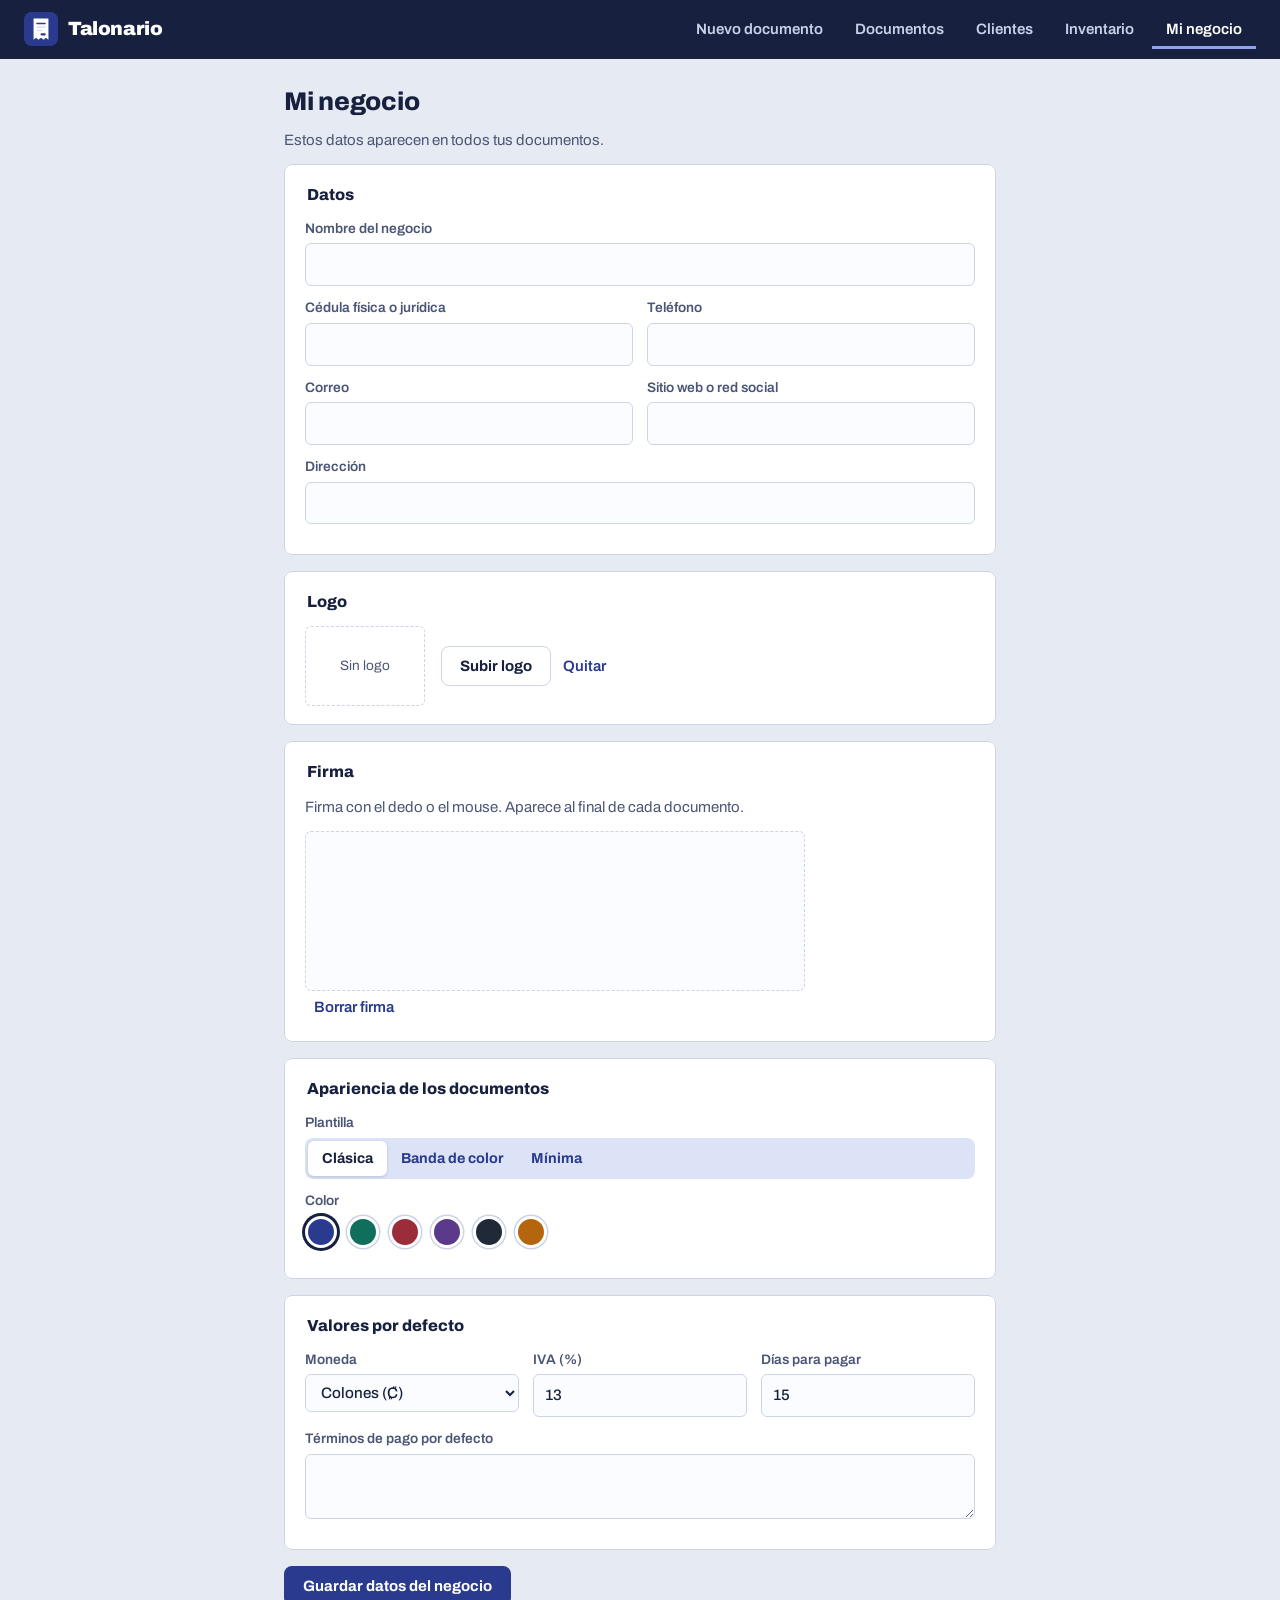
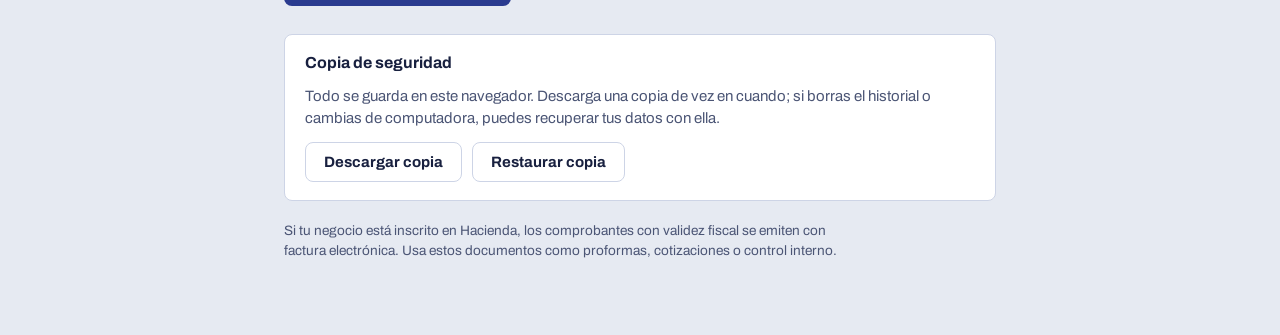
<file: index.html>
<!DOCTYPE html>
<html lang="es">
<head>
  <meta charset="UTF-8">
  <meta name="viewport" content="width=device-width, initial-scale=1.0">
  <meta name="description" content="Crea facturas, cotizaciones y recibos, guárdalos y descárgalos en PDF.">
  <title>Talonario | Facturas y cotizaciones</title>
  <link rel="preconnect" href="https://fonts.googleapis.com">
  <link rel="preconnect" href="https://fonts.gstatic.com" crossorigin>
  <link href="https://fonts.googleapis.com/css2?family=Archivo:wght@400;500;600;700;800;900&family=Newsreader:opsz,wght@6..72,500;6..72,600&display=swap" rel="stylesheet">
  <link rel="icon" href="img/icono.svg" type="image/svg+xml">
  <link rel="stylesheet" href="css/styles.css">
</head>
<body>
  <header class="barra">
    <div class="barra__marca">
      <img src="img/icono.svg" alt="" width="34" height="34">
      <span>Talonario</span>
    </div>
    <nav class="barra__nav" aria-label="Secciones">
      <button class="nav-btn" data-vista="editor" type="button">Nuevo documento</button>
      <button class="nav-btn" data-vista="documentos" type="button">Documentos</button>
      <button class="nav-btn" data-vista="clientes" type="button">Clientes</button>
      <button class="nav-btn" data-vista="inventario" type="button">Inventario</button>
      <button class="nav-btn" data-vista="negocio" type="button">Mi negocio</button>
    </nav>
  </header>

  <main>
    <!-- ===================== EDITOR ===================== -->
    <section id="vista-editor" class="vista" aria-labelledby="titulo-editor">
      <div class="editor">
        <form id="form-doc" class="editor__form" novalidate>
          <div class="editor__cabeza">
            <h1 id="titulo-editor">Nuevo documento</h1>
            <div class="tipo" role="radiogroup" aria-label="Tipo de documento">
              <label><input type="radio" name="tipo" value="factura" checked><span>Factura</span></label>
              <label><input type="radio" name="tipo" value="cotizacion"><span>Cotización</span></label>
              <label><input type="radio" name="tipo" value="recibo"><span>Recibo</span></label>
            </div>
          </div>

          <fieldset class="bloque">
            <legend>Datos del documento</legend>
            <div class="fila fila--3">
              <label class="campo">Número
                <input type="text" id="doc-numero" required>
              </label>
              <label class="campo">Fecha
                <input type="date" id="doc-fecha" required>
              </label>
              <label class="campo" id="campo-vence">Vence
                <input type="date" id="doc-vence">
              </label>
            </div>
            <div class="fila fila--2">
              <label class="campo">Moneda
                <select id="doc-moneda">
                  <option value="CRC">Colones (₡)</option>
                  <option value="USD">Dólares ($)</option>
                </select>
              </label>
              <label class="campo">Estado
                <select id="doc-estado">
                  <option value="pendiente">Pendiente</option>
                  <option value="pagada">Pagada</option>
                  <option value="anulada">Anulada</option>
                </select>
              </label>
            </div>
          </fieldset>

          <fieldset class="bloque">
            <legend>Cliente</legend>
            <label class="campo">Elegir un cliente guardado
              <select id="doc-cliente-guardado">
                <option value="">Escribir uno nuevo</option>
              </select>
            </label>
            <div class="fila fila--2">
              <label class="campo">Nombre o empresa
                <input type="text" id="cli-nombre" autocomplete="off" required>
              </label>
              <label class="campo">Cédula
                <input type="text" id="cli-cedula" autocomplete="off">
              </label>
            </div>
            <div class="fila fila--2">
              <label class="campo">Correo
                <input type="email" id="cli-correo" autocomplete="off">
              </label>
              <label class="campo">Teléfono
                <input type="tel" id="cli-telefono" autocomplete="off">
              </label>
            </div>
            <label class="campo">Dirección
              <input type="text" id="cli-direccion" autocomplete="off">
            </label>
            <label class="check">
              <input type="checkbox" id="cli-guardar" checked>
              Guardar este cliente para la próxima vez
            </label>
          </fieldset>

          <fieldset class="bloque">
            <legend>Productos o servicios</legend>
            <div class="items-cabeza" aria-hidden="true">
              <span>Descripción</span><span>Cant.</span><span>Precio</span><span>IVA</span><span></span>
            </div>
            <div id="lista-items" class="items"></div>
            <datalist id="lista-productos"></datalist>
            <button type="button" id="btn-agregar-item" class="btn btn--linea">Agregar línea</button>
          </fieldset>

          <fieldset class="bloque">
            <legend>Ajustes del total</legend>
            <div class="fila fila--3">
              <label class="campo">Descuento
                <span class="combo">
                  <input type="number" id="doc-descuento" min="0" step="any" value="0">
                  <select id="doc-descuento-tipo" aria-label="Tipo de descuento">
                    <option value="%">%</option>
                    <option value="monto">Monto</option>
                  </select>
                </span>
              </label>
              <label class="campo">IVA (%)
                <input type="number" id="doc-iva" min="0" max="100" step="any">
              </label>
              <label class="campo">Envío u otros cargos
                <input type="number" id="doc-envio" min="0" step="any" value="0">
              </label>
            </div>
            <label class="campo" id="campo-pagado">Monto ya pagado (adelanto)
              <input type="number" id="doc-pagado" min="0" step="any" value="0">
            </label>
          </fieldset>

          <fieldset class="bloque">
            <legend>Notas</legend>
            <label class="campo">Notas para el cliente
              <textarea id="doc-notas" rows="3" placeholder="Ejemplo: Gracias por su compra."></textarea>
            </label>
            <label class="campo">Términos y forma de pago
              <textarea id="doc-terminos" rows="3" placeholder="Ejemplo: Pago por SINPE Móvil al 8888-8888."></textarea>
            </label>
          </fieldset>

          <p id="mensaje-form" class="aviso" role="alert" hidden></p>

          <div class="editor__acciones">
            <button type="submit" class="btn btn--principal">Guardar documento</button>
            <button type="button" id="btn-nuevo" class="btn btn--linea">Empezar uno nuevo</button>
          </div>
        </form>

        <aside class="editor__vista" aria-label="Vista previa">
          <div class="vista-herramientas">
            <button type="button" id="btn-imprimir" class="btn btn--tinta">Descargar PDF</button>
            <button type="button" id="btn-whatsapp" class="btn btn--linea">WhatsApp</button>
            <button type="button" id="btn-correo" class="btn btn--linea">Correo</button>
          </div>
          <div id="hoja" class="hoja"></div>
        </aside>
      </div>
    </section>

    <!-- ===================== DOCUMENTOS ===================== -->
    <section id="vista-documentos" class="vista" aria-labelledby="titulo-documentos" hidden>
      <div class="contenedor">
        <h1 id="titulo-documentos">Documentos</h1>

        <div class="resumen" id="resumen"></div>

        <div class="filtros">
          <label class="campo">Buscar
            <input type="search" id="buscar-doc" placeholder="Cliente o número">
          </label>
          <label class="campo">Tipo
            <select id="filtro-tipo">
              <option value="">Todos</option>
              <option value="factura">Facturas</option>
              <option value="cotizacion">Cotizaciones</option>
              <option value="recibo">Recibos</option>
            </select>
          </label>
          <label class="campo">Estado
            <select id="filtro-estado">
              <option value="">Todos</option>
              <option value="pendiente">Pendiente</option>
              <option value="vencida">Vencida</option>
              <option value="pagada">Pagada</option>
              <option value="anulada">Anulada</option>
            </select>
          </label>
        </div>

        <div id="lista-docs" class="tabla-docs"></div>
      </div>
    </section>

    <!-- ===================== CLIENTES ===================== -->
    <section id="vista-clientes" class="vista" aria-labelledby="titulo-clientes" hidden>
      <div class="contenedor">
        <h1 id="titulo-clientes">Clientes</h1>
        <p class="intro">Los clientes se guardan cuando haces un documento. Desde aquí puedes facturarles de nuevo o borrarlos.</p>
        <div id="lista-clientes" class="clientes"></div>
      </div>
    </section>

    <!-- ===================== INVENTARIO ===================== -->
    <section id="vista-inventario" class="vista" aria-labelledby="titulo-inventario" hidden>
      <div class="contenedor">
        <h1 id="titulo-inventario">Inventario</h1>
        <p class="intro">Tu lista de productos con precio y stock. Al escribir un producto en una factura, el precio se llena solo. El stock lo actualizas tú con los botones − y +.</p>

        <div class="resumen" id="resumen-inventario"></div>

        <form id="form-producto" class="bloque form-producto" novalidate>
          <h2 id="titulo-form-producto">Agregar producto</h2>
          <div class="fila fila--3">
            <label class="campo">Nombre
              <input type="text" id="prod-nombre" autocomplete="off" required>
            </label>
            <label class="campo">Código (opcional)
              <input type="text" id="prod-codigo" autocomplete="off">
            </label>
            <label class="campo">Categoría (opcional)
              <input type="text" id="prod-categoria" list="lista-categorias" autocomplete="off">
              <datalist id="lista-categorias"></datalist>
            </label>
          </div>
          <div class="fila fila--3">
            <label class="campo">Precio de venta
              <input type="number" id="prod-precio" min="0" step="any" required>
            </label>
            <label class="campo">Stock actual
              <input type="number" id="prod-stock" min="0" step="1" value="0" required>
            </label>
            <label class="campo">Avisar cuando queden
              <input type="number" id="prod-minimo" min="0" step="1" value="5">
            </label>
          </div>
          <label class="check">
            <input type="checkbox" id="prod-iva" checked>
            Este producto lleva IVA
          </label>
          <div class="form-producto__acciones">
            <button type="submit" id="btn-guardar-producto" class="btn btn--principal">Agregar producto</button>
            <button type="button" id="btn-cancelar-producto" class="btn btn--linea" hidden>Cancelar</button>
          </div>
        </form>

        <div class="filtros filtros--inv">
          <label class="campo">Buscar
            <input type="search" id="buscar-producto" placeholder="Nombre o código">
          </label>
          <label class="campo">Categoría
            <select id="filtro-categoria-inv"><option value="">Todas</option></select>
          </label>
          <label class="check check--filtro">
            <input type="checkbox" id="filtro-stock-bajo">
            Solo stock bajo
          </label>
        </div>

        <div id="lista-productos-inv" class="tabla-docs"></div>
      </div>
    </section>

    <!-- ===================== MI NEGOCIO ===================== -->
    <section id="vista-negocio" class="vista" aria-labelledby="titulo-negocio" hidden>
      <div class="contenedor contenedor--angosto">
        <h1 id="titulo-negocio">Mi negocio</h1>
        <p class="intro">Estos datos aparecen en todos tus documentos.</p>

        <form id="form-negocio" novalidate>
          <fieldset class="bloque">
            <legend>Datos</legend>
            <label class="campo">Nombre del negocio
              <input type="text" id="neg-nombre" required>
            </label>
            <div class="fila fila--2">
              <label class="campo">Cédula física o jurídica
                <input type="text" id="neg-cedula">
              </label>
              <label class="campo">Teléfono
                <input type="tel" id="neg-telefono">
              </label>
            </div>
            <div class="fila fila--2">
              <label class="campo">Correo
                <input type="email" id="neg-correo">
              </label>
              <label class="campo">Sitio web o red social
                <input type="text" id="neg-web">
              </label>
            </div>
            <label class="campo">Dirección
              <input type="text" id="neg-direccion">
            </label>
          </fieldset>

          <fieldset class="bloque">
            <legend>Logo</legend>
            <div class="logo-editor">
              <div id="logo-vista" class="logo-vista">Sin logo</div>
              <div>
                <label class="btn btn--linea btn--archivo">Subir logo
                  <input type="file" id="neg-logo" accept="image/*">
                </label>
                <button type="button" id="btn-quitar-logo" class="btn btn--texto">Quitar</button>
              </div>
            </div>
          </fieldset>

          <fieldset class="bloque">
            <legend>Firma</legend>
            <p class="ayuda">Firma con el dedo o el mouse. Aparece al final de cada documento.</p>
            <canvas id="firma" class="firma" width="500" height="160" aria-label="Espacio para firmar"></canvas>
            <button type="button" id="btn-borrar-firma" class="btn btn--texto">Borrar firma</button>
          </fieldset>

          <fieldset class="bloque">
            <legend>Apariencia de los documentos</legend>
            <div class="campo">Plantilla
              <div class="plantillas" role="radiogroup" aria-label="Plantilla">
                <label><input type="radio" name="plantilla" value="clasica"><span>Clásica</span></label>
                <label><input type="radio" name="plantilla" value="banda"><span>Banda de color</span></label>
                <label><input type="radio" name="plantilla" value="minima"><span>Mínima</span></label>
              </div>
            </div>
            <div class="campo">Color
              <div class="colores" id="colores" role="radiogroup" aria-label="Color"></div>
            </div>
          </fieldset>

          <fieldset class="bloque">
            <legend>Valores por defecto</legend>
            <div class="fila fila--3">
              <label class="campo">Moneda
                <select id="neg-moneda">
                  <option value="CRC">Colones (₡)</option>
                  <option value="USD">Dólares ($)</option>
                </select>
              </label>
              <label class="campo">IVA (%)
                <input type="number" id="neg-iva" min="0" max="100" step="any">
              </label>
              <label class="campo">Días para pagar
                <input type="number" id="neg-dias" min="0" step="1">
              </label>
            </div>
            <label class="campo">Términos de pago por defecto
              <textarea id="neg-terminos" rows="2"></textarea>
            </label>
          </fieldset>

          <p id="mensaje-negocio" class="aviso" role="status" hidden></p>
          <button type="submit" class="btn btn--principal">Guardar datos del negocio</button>
        </form>

        <section class="bloque respaldo" aria-labelledby="titulo-respaldo">
          <h2 id="titulo-respaldo">Copia de seguridad</h2>
          <p class="ayuda">Todo se guarda en este navegador. Descarga una copia de vez en cuando; si borras el historial o cambias de computadora, puedes recuperar tus datos con ella.</p>
          <div class="respaldo__acciones">
            <button type="button" id="btn-exportar" class="btn btn--linea">Descargar copia</button>
            <label class="btn btn--linea btn--archivo">Restaurar copia
              <input type="file" id="archivo-importar" accept="application/json,.json">
            </label>
          </div>
        </section>

        <p class="nota-legal">Si tu negocio está inscrito en Hacienda, los comprobantes con validez fiscal se emiten con factura electrónica. Usa estos documentos como proformas, cotizaciones o control interno.</p>
      </div>
    </section>
  </main>

  <div id="panel-compartir" class="panel-compartir" role="dialog" aria-labelledby="panel-compartir-titulo" hidden>
    <p id="panel-compartir-titulo" class="panel-compartir__titulo">Tu PDF está listo</p>
    <p id="panel-compartir-nombre" class="panel-compartir__nombre"></p>
    <div class="panel-compartir__acciones">
      <button type="button" id="btn-panel-compartir" class="btn btn--principal">Enviar PDF</button>
      <button type="button" id="btn-panel-descargar" class="btn btn--linea">Descargar</button>
      <button type="button" id="btn-panel-cerrar" class="btn btn--texto">Cerrar</button>
    </div>
  </div>

  <div id="toast" class="toast" role="status" aria-live="polite"></div>

  <script src="js/datos.js"></script>
  <script src="js/app.js"></script>
  <script src="js/inventario.js"></script>
  <script src="js/anchos-fuente.js"></script>
  <script src="js/pdfgen.js"></script>
  <script src="js/pdf.js"></script>
</body>
</html>
</file>
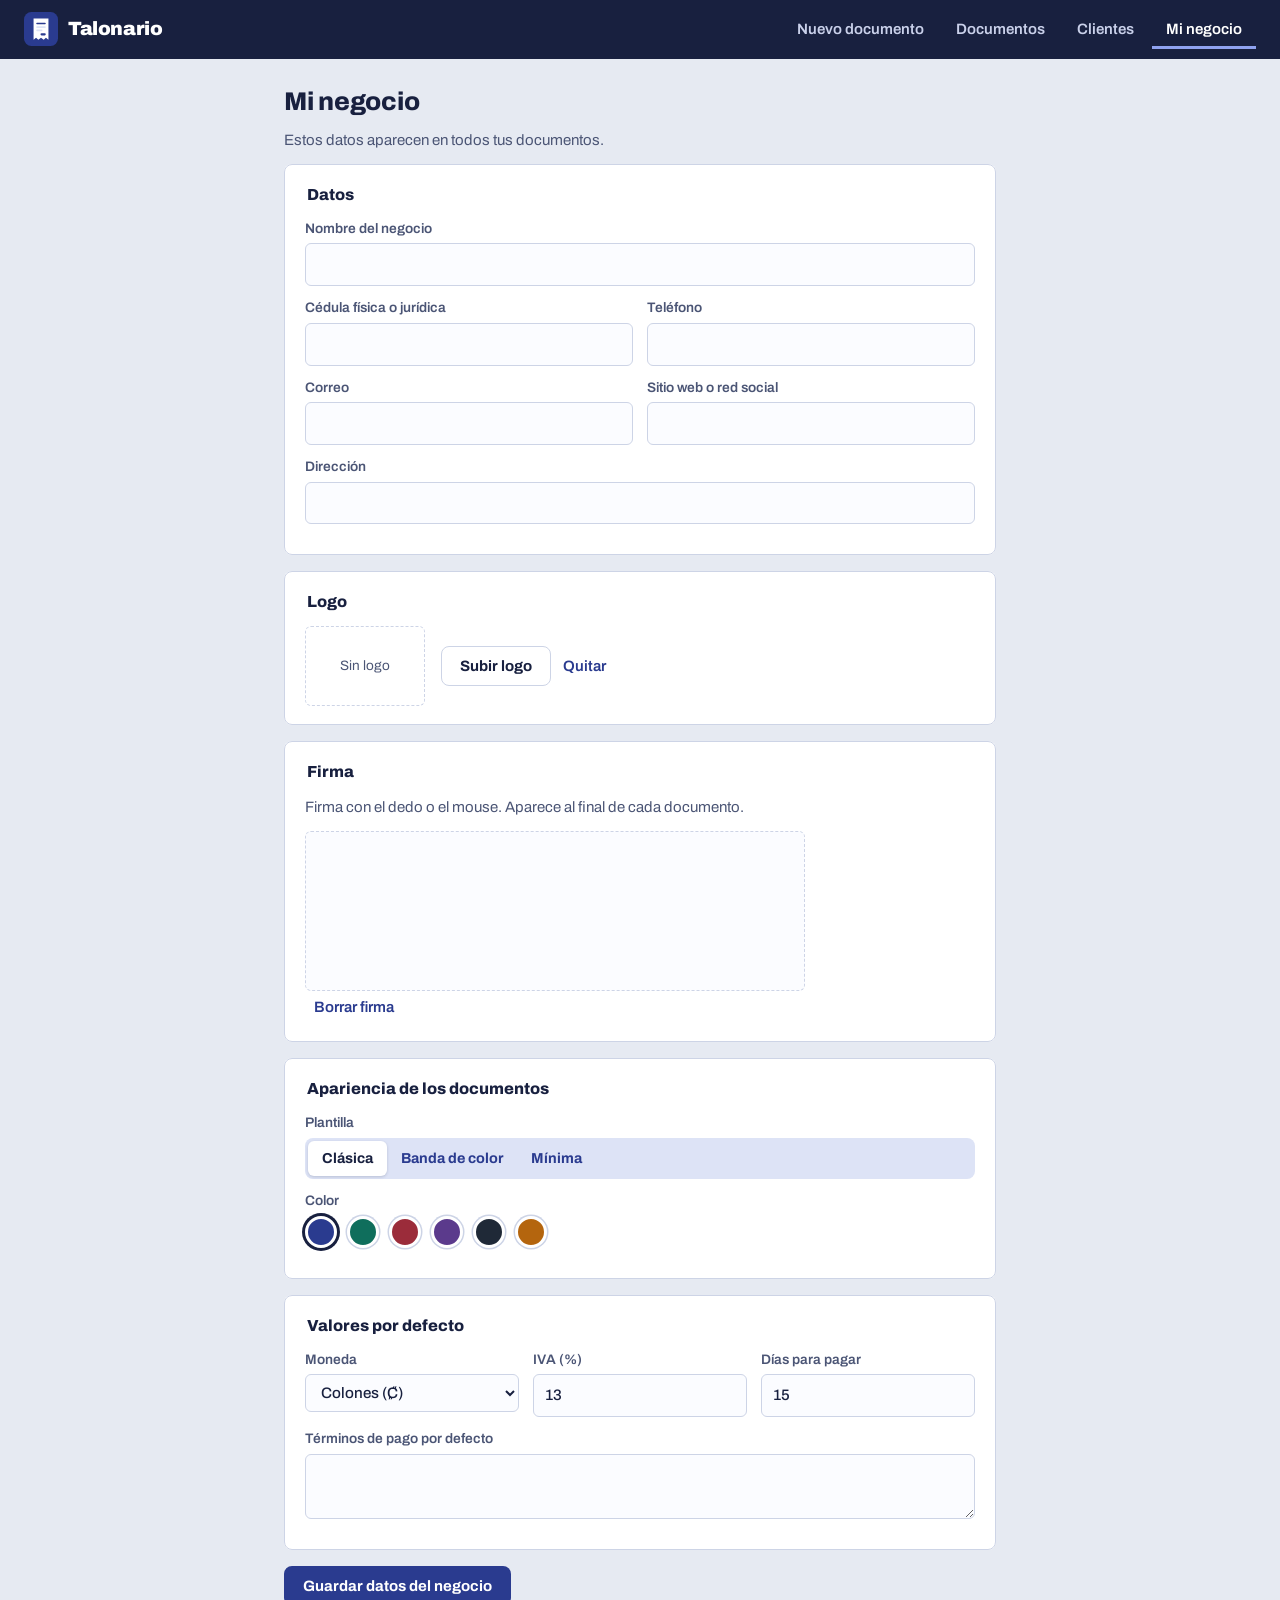
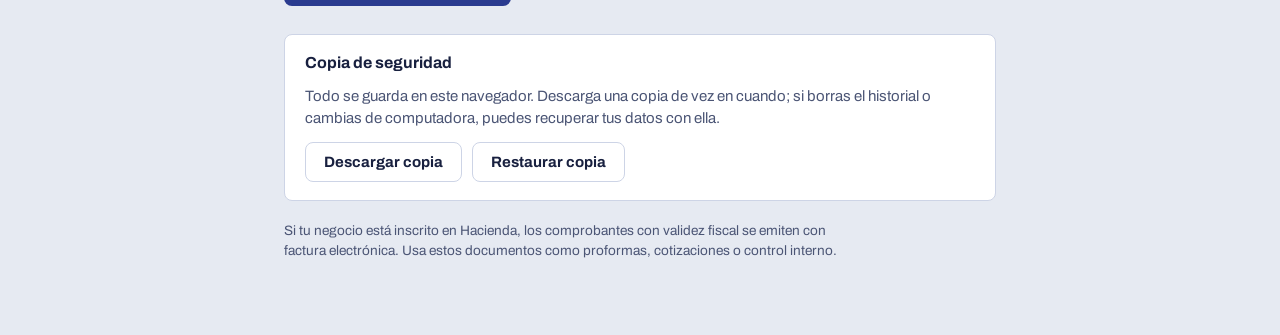
<file: mi-factura/index.html>
<!DOCTYPE html>
<html lang="es">
<head>
  <meta charset="UTF-8">
  <meta name="viewport" content="width=device-width, initial-scale=1.0">
  <meta name="description" content="Crea facturas, cotizaciones y recibos, guárdalos y descárgalos en PDF.">
  <title>Talonario | Facturas y cotizaciones</title>
  <link rel="preconnect" href="https://fonts.googleapis.com">
  <link rel="preconnect" href="https://fonts.gstatic.com" crossorigin>
  <link href="https://fonts.googleapis.com/css2?family=Archivo:wght@400;500;600;700;800;900&family=Newsreader:opsz,wght@6..72,500;6..72,600&display=swap" rel="stylesheet">
  <link rel="icon" href="img/icono.svg" type="image/svg+xml">
  <link rel="stylesheet" href="css/styles.css">
</head>
<body>
  <header class="barra">
    <div class="barra__marca">
      <img src="img/icono.svg" alt="" width="34" height="34">
      <span>Talonario</span>
    </div>
    <nav class="barra__nav" aria-label="Secciones">
      <button class="nav-btn" data-vista="editor" type="button">Nuevo documento</button>
      <button class="nav-btn" data-vista="documentos" type="button">Documentos</button>
      <button class="nav-btn" data-vista="clientes" type="button">Clientes</button>
      <button class="nav-btn" data-vista="negocio" type="button">Mi negocio</button>
    </nav>
  </header>

  <main>
    <!-- ===================== EDITOR ===================== -->
    <section id="vista-editor" class="vista" aria-labelledby="titulo-editor">
      <div class="editor">
        <form id="form-doc" class="editor__form" novalidate>
          <div class="editor__cabeza">
            <h1 id="titulo-editor">Nuevo documento</h1>
            <div class="tipo" role="radiogroup" aria-label="Tipo de documento">
              <label><input type="radio" name="tipo" value="factura" checked><span>Factura</span></label>
              <label><input type="radio" name="tipo" value="cotizacion"><span>Cotización</span></label>
              <label><input type="radio" name="tipo" value="recibo"><span>Recibo</span></label>
            </div>
          </div>

          <fieldset class="bloque">
            <legend>Datos del documento</legend>
            <div class="fila fila--3">
              <label class="campo">Número
                <input type="text" id="doc-numero" required>
              </label>
              <label class="campo">Fecha
                <input type="date" id="doc-fecha" required>
              </label>
              <label class="campo" id="campo-vence">Vence
                <input type="date" id="doc-vence">
              </label>
            </div>
            <div class="fila fila--2">
              <label class="campo">Moneda
                <select id="doc-moneda">
                  <option value="CRC">Colones (₡)</option>
                  <option value="USD">Dólares ($)</option>
                </select>
              </label>
              <label class="campo">Estado
                <select id="doc-estado">
                  <option value="pendiente">Pendiente</option>
                  <option value="pagada">Pagada</option>
                  <option value="anulada">Anulada</option>
                </select>
              </label>
            </div>
          </fieldset>

          <fieldset class="bloque">
            <legend>Cliente</legend>
            <label class="campo">Elegir un cliente guardado
              <select id="doc-cliente-guardado">
                <option value="">Escribir uno nuevo</option>
              </select>
            </label>
            <div class="fila fila--2">
              <label class="campo">Nombre o empresa
                <input type="text" id="cli-nombre" autocomplete="off" required>
              </label>
              <label class="campo">Cédula
                <input type="text" id="cli-cedula" autocomplete="off">
              </label>
            </div>
            <div class="fila fila--2">
              <label class="campo">Correo
                <input type="email" id="cli-correo" autocomplete="off">
              </label>
              <label class="campo">Teléfono
                <input type="tel" id="cli-telefono" autocomplete="off">
              </label>
            </div>
            <label class="campo">Dirección
              <input type="text" id="cli-direccion" autocomplete="off">
            </label>
            <label class="check">
              <input type="checkbox" id="cli-guardar" checked>
              Guardar este cliente para la próxima vez
            </label>
          </fieldset>

          <fieldset class="bloque">
            <legend>Productos o servicios</legend>
            <div class="items-cabeza" aria-hidden="true">
              <span>Descripción</span><span>Cant.</span><span>Precio</span><span>IVA</span><span></span>
            </div>
            <div id="lista-items" class="items"></div>
            <button type="button" id="btn-agregar-item" class="btn btn--linea">Agregar línea</button>
          </fieldset>

          <fieldset class="bloque">
            <legend>Ajustes del total</legend>
            <div class="fila fila--3">
              <label class="campo">Descuento
                <span class="combo">
                  <input type="number" id="doc-descuento" min="0" step="any" value="0">
                  <select id="doc-descuento-tipo" aria-label="Tipo de descuento">
                    <option value="%">%</option>
                    <option value="monto">Monto</option>
                  </select>
                </span>
              </label>
              <label class="campo">IVA (%)
                <input type="number" id="doc-iva" min="0" max="100" step="any">
              </label>
              <label class="campo">Envío u otros cargos
                <input type="number" id="doc-envio" min="0" step="any" value="0">
              </label>
            </div>
            <label class="campo" id="campo-pagado">Monto ya pagado (adelanto)
              <input type="number" id="doc-pagado" min="0" step="any" value="0">
            </label>
          </fieldset>

          <fieldset class="bloque">
            <legend>Notas</legend>
            <label class="campo">Notas para el cliente
              <textarea id="doc-notas" rows="3" placeholder="Ejemplo: Gracias por su compra."></textarea>
            </label>
            <label class="campo">Términos y forma de pago
              <textarea id="doc-terminos" rows="3" placeholder="Ejemplo: Pago por SINPE Móvil al 8888-8888."></textarea>
            </label>
          </fieldset>

          <p id="mensaje-form" class="aviso" role="alert" hidden></p>

          <div class="editor__acciones">
            <button type="submit" class="btn btn--principal">Guardar documento</button>
            <button type="button" id="btn-nuevo" class="btn btn--linea">Empezar uno nuevo</button>
          </div>
        </form>

        <aside class="editor__vista" aria-label="Vista previa">
          <div class="vista-herramientas">
            <button type="button" id="btn-imprimir" class="btn btn--tinta">Descargar PDF</button>
            <button type="button" id="btn-whatsapp" class="btn btn--linea">WhatsApp</button>
            <button type="button" id="btn-correo" class="btn btn--linea">Correo</button>
          </div>
          <div id="hoja" class="hoja"></div>
        </aside>
      </div>
    </section>

    <!-- ===================== DOCUMENTOS ===================== -->
    <section id="vista-documentos" class="vista" aria-labelledby="titulo-documentos" hidden>
      <div class="contenedor">
        <h1 id="titulo-documentos">Documentos</h1>

        <div class="resumen" id="resumen"></div>

        <div class="filtros">
          <label class="campo">Buscar
            <input type="search" id="buscar-doc" placeholder="Cliente o número">
          </label>
          <label class="campo">Tipo
            <select id="filtro-tipo">
              <option value="">Todos</option>
              <option value="factura">Facturas</option>
              <option value="cotizacion">Cotizaciones</option>
              <option value="recibo">Recibos</option>
            </select>
          </label>
          <label class="campo">Estado
            <select id="filtro-estado">
              <option value="">Todos</option>
              <option value="pendiente">Pendiente</option>
              <option value="vencida">Vencida</option>
              <option value="pagada">Pagada</option>
              <option value="anulada">Anulada</option>
            </select>
          </label>
        </div>

        <div id="lista-docs" class="tabla-docs"></div>
      </div>
    </section>

    <!-- ===================== CLIENTES ===================== -->
    <section id="vista-clientes" class="vista" aria-labelledby="titulo-clientes" hidden>
      <div class="contenedor">
        <h1 id="titulo-clientes">Clientes</h1>
        <p class="intro">Los clientes se guardan cuando haces un documento. Desde aquí puedes facturarles de nuevo o borrarlos.</p>
        <div id="lista-clientes" class="clientes"></div>
      </div>
    </section>

    <!-- ===================== MI NEGOCIO ===================== -->
    <section id="vista-negocio" class="vista" aria-labelledby="titulo-negocio" hidden>
      <div class="contenedor contenedor--angosto">
        <h1 id="titulo-negocio">Mi negocio</h1>
        <p class="intro">Estos datos aparecen en todos tus documentos.</p>

        <form id="form-negocio" novalidate>
          <fieldset class="bloque">
            <legend>Datos</legend>
            <label class="campo">Nombre del negocio
              <input type="text" id="neg-nombre" required>
            </label>
            <div class="fila fila--2">
              <label class="campo">Cédula física o jurídica
                <input type="text" id="neg-cedula">
              </label>
              <label class="campo">Teléfono
                <input type="tel" id="neg-telefono">
              </label>
            </div>
            <div class="fila fila--2">
              <label class="campo">Correo
                <input type="email" id="neg-correo">
              </label>
              <label class="campo">Sitio web o red social
                <input type="text" id="neg-web">
              </label>
            </div>
            <label class="campo">Dirección
              <input type="text" id="neg-direccion">
            </label>
          </fieldset>

          <fieldset class="bloque">
            <legend>Logo</legend>
            <div class="logo-editor">
              <div id="logo-vista" class="logo-vista">Sin logo</div>
              <div>
                <label class="btn btn--linea btn--archivo">Subir logo
                  <input type="file" id="neg-logo" accept="image/*">
                </label>
                <button type="button" id="btn-quitar-logo" class="btn btn--texto">Quitar</button>
              </div>
            </div>
          </fieldset>

          <fieldset class="bloque">
            <legend>Firma</legend>
            <p class="ayuda">Firma con el dedo o el mouse. Aparece al final de cada documento.</p>
            <canvas id="firma" class="firma" width="500" height="160" aria-label="Espacio para firmar"></canvas>
            <button type="button" id="btn-borrar-firma" class="btn btn--texto">Borrar firma</button>
          </fieldset>

          <fieldset class="bloque">
            <legend>Apariencia de los documentos</legend>
            <div class="campo">Plantilla
              <div class="plantillas" role="radiogroup" aria-label="Plantilla">
                <label><input type="radio" name="plantilla" value="clasica"><span>Clásica</span></label>
                <label><input type="radio" name="plantilla" value="banda"><span>Banda de color</span></label>
                <label><input type="radio" name="plantilla" value="minima"><span>Mínima</span></label>
              </div>
            </div>
            <div class="campo">Color
              <div class="colores" id="colores" role="radiogroup" aria-label="Color"></div>
            </div>
          </fieldset>

          <fieldset class="bloque">
            <legend>Valores por defecto</legend>
            <div class="fila fila--3">
              <label class="campo">Moneda
                <select id="neg-moneda">
                  <option value="CRC">Colones (₡)</option>
                  <option value="USD">Dólares ($)</option>
                </select>
              </label>
              <label class="campo">IVA (%)
                <input type="number" id="neg-iva" min="0" max="100" step="any">
              </label>
              <label class="campo">Días para pagar
                <input type="number" id="neg-dias" min="0" step="1">
              </label>
            </div>
            <label class="campo">Términos de pago por defecto
              <textarea id="neg-terminos" rows="2"></textarea>
            </label>
          </fieldset>

          <p id="mensaje-negocio" class="aviso" role="status" hidden></p>
          <button type="submit" class="btn btn--principal">Guardar datos del negocio</button>
        </form>

        <section class="bloque respaldo" aria-labelledby="titulo-respaldo">
          <h2 id="titulo-respaldo">Copia de seguridad</h2>
          <p class="ayuda">Todo se guarda en este navegador. Descarga una copia de vez en cuando; si borras el historial o cambias de computadora, puedes recuperar tus datos con ella.</p>
          <div class="respaldo__acciones">
            <button type="button" id="btn-exportar" class="btn btn--linea">Descargar copia</button>
            <label class="btn btn--linea btn--archivo">Restaurar copia
              <input type="file" id="archivo-importar" accept="application/json,.json">
            </label>
          </div>
        </section>

        <p class="nota-legal">Si tu negocio está inscrito en Hacienda, los comprobantes con validez fiscal se emiten con factura electrónica. Usa estos documentos como proformas, cotizaciones o control interno.</p>
      </div>
    </section>
  </main>

  <div id="toast" class="toast" role="status" aria-live="polite"></div>

  <script src="js/datos.js"></script>
  <script src="js/app.js"></script>
</body>
</html>
</file>
<file: css/styles.css>
/* ==========================================================
   Talonario – estilos
   Idea visual: un escritorio azul grisáceo con la hoja de la
   factura encima, como un talonario de papel carbón.
   ========================================================== */

:root {
  --escritorio: #E6EAF2;
  --papel: #FFFFFF;
  --tinta: #18203F;
  --tinta-suave: #4B5575;
  --carbon: #2A3B8F;
  --carbon-claro: #DDE3F6;
  --linea: #CDD4E6;
  --rojo: #B3261E;
  --verde: #1C6B47;
  --ambar: #8A5A00;
  --radio: 8px;
  --fuente: "Archivo", "Segoe UI", system-ui, sans-serif;
  --fuente-doc: "Newsreader", Georgia, serif;
}

*,
*::before,
*::after { box-sizing: border-box; }

body {
  margin: 0;
  background: var(--escritorio);
  color: var(--tinta);
  font-family: var(--fuente);
  font-size: 15px;
  line-height: 1.5;
}

h1, h2 { line-height: 1.2; margin: 0 0 12px; }
h1 { font-size: 1.6rem; font-weight: 800; letter-spacing: -0.01em; }
h2 { font-size: 1.15rem; font-weight: 700; }

button, input, select, textarea { font: inherit; color: inherit; }

:focus-visible { outline: 3px solid var(--carbon); outline-offset: 2px; }

.solo-lector {
  position: absolute; width: 1px; height: 1px; overflow: hidden;
  clip: rect(0 0 0 0); white-space: nowrap;
}

[hidden] { display: none !important; }

/* ---------- Barra superior ---------- */
.barra {
  position: sticky; top: 0; z-index: 20;
  display: flex; align-items: center; justify-content: space-between; gap: 16px;
  padding: 10px 24px;
  background: var(--tinta);
  color: #fff;
}

.barra__marca {
  display: flex; align-items: center; gap: 10px;
  font-weight: 900; font-size: 1.2rem; letter-spacing: -0.02em;
}

.barra__nav { display: flex; gap: 4px; flex-wrap: wrap; }

.nav-btn {
  background: none; border: none; color: #C9D0EA;
  padding: 8px 14px; border-radius: 6px; cursor: pointer; font-weight: 600;
}
.nav-btn:hover { color: #fff; background: rgba(255, 255, 255, 0.08); }
.nav-btn--activo { color: #fff; box-shadow: inset 0 -3px 0 #8FA2F0; border-radius: 6px 6px 0 0; }

/* ---------- Botones ---------- */
.btn {
  display: inline-flex; align-items: center; justify-content: center; gap: 6px;
  padding: 10px 18px; border-radius: var(--radio);
  border: 1.5px solid transparent; cursor: pointer;
  font-weight: 700; text-decoration: none; line-height: 1.2;
}
.btn--principal { background: var(--carbon); color: #fff; }
.btn--principal:hover { background: #1F2D72; }
.btn--tinta { background: var(--tinta); color: #fff; }
.btn--tinta:hover { background: #000; }
.btn--linea { background: var(--papel); border-color: var(--linea); color: var(--tinta); }
.btn--linea:hover { border-color: var(--carbon); color: var(--carbon); }
.btn--texto { background: none; padding: 6px 8px; color: var(--carbon); font-weight: 600; }
.btn--texto:hover { text-decoration: underline; }
.btn--peligro { color: var(--rojo); }
.btn:disabled { opacity: 0.45; cursor: not-allowed; }

.btn--archivo { position: relative; overflow: hidden; }
.btn--archivo input { position: absolute; inset: 0; opacity: 0; cursor: pointer; }

/* ---------- Formularios ---------- */
.bloque {
  border: none; margin: 0 0 16px; padding: 18px 20px;
  background: var(--papel); border-radius: var(--radio);
  border: 1px solid var(--linea);
}
fieldset { min-width: 0; }
.bloque legend {
  float: left; width: 100%; margin-bottom: 12px;
  font-weight: 800; font-size: 1rem;
}
.bloque > *:not(legend) { clear: both; }

.campo {
  display: flex; flex-direction: column; gap: 4px;
  margin-bottom: 12px; font-size: 0.86rem; font-weight: 600; color: var(--tinta-suave);
}
.campo input, .campo select, .campo textarea, .item input {
  width: 100%; padding: 9px 11px;
  border: 1.5px solid var(--linea); border-radius: 6px;
  background: #FBFCFF; color: var(--tinta); font-weight: 500; font-size: 0.95rem;
}
.campo textarea { resize: vertical; }
.campo input:focus, .campo select:focus, .campo textarea:focus, .item input:focus {
  outline: none; border-color: var(--carbon); background: #fff;
  box-shadow: 0 0 0 3px var(--carbon-claro);
}

.con-error { border-color: var(--rojo) !important; background: #FFF6F5 !important; }
.error { color: var(--rojo); font-size: 0.8rem; font-weight: 700; }

.fila { display: grid; gap: 0 14px; }
.fila--2 { grid-template-columns: repeat(2, 1fr); }
.fila--3 { grid-template-columns: repeat(3, 1fr); }

.check { display: flex; align-items: center; gap: 8px; font-size: 0.9rem; cursor: pointer; }
.check input { width: 18px; height: 18px; accent-color: var(--carbon); }

.combo { display: flex; }
.combo input { border-radius: 6px 0 0 6px; }
.combo select { width: auto; border-radius: 0 6px 6px 0; border-left: none; }

.ayuda, .intro { color: var(--tinta-suave); margin: 0 0 12px; max-width: 70ch; }

.aviso {
  padding: 10px 14px; border-radius: 6px; font-weight: 700;
  background: #FFF1F0; color: var(--rojo); border: 1px solid #F3C4C0;
}
.aviso--ok { background: #EEF8F2; color: var(--verde); border-color: #BFE3CE; }

/* Tipo de documento y plantilla: botones segmentados */
.tipo, .plantillas { display: inline-flex; flex-wrap: wrap; background: var(--carbon-claro); border-radius: var(--radio); padding: 3px; }
.tipo label, .plantillas label { cursor: pointer; position: relative; }
.tipo input, .plantillas input { position: absolute; opacity: 0; }
.tipo span, .plantillas span {
  display: block; padding: 7px 14px; border-radius: 6px;
  font-weight: 700; font-size: 0.9rem; color: var(--carbon);
}
.tipo input:checked + span, .plantillas input:checked + span { background: var(--papel); color: var(--tinta); box-shadow: 0 1px 3px rgba(24, 32, 63, 0.18); }
.tipo input:focus-visible + span, .plantillas input:focus-visible + span { outline: 3px solid var(--carbon); }

.colores { display: flex; gap: 10px; }
.color { cursor: pointer; position: relative; }
.color input { position: absolute; opacity: 0; }
.color::before {
  content: ""; display: block; width: 32px; height: 32px; border-radius: 50%;
  background: var(--muestra); border: 3px solid var(--papel); box-shadow: 0 0 0 1.5px var(--linea);
}
.color:has(input:checked)::before { box-shadow: 0 0 0 3px var(--tinta); }
.color:has(input:focus-visible)::before { outline: 3px solid var(--carbon); outline-offset: 3px; }

/* ---------- Editor ---------- */
.editor {
  display: grid; grid-template-columns: minmax(0, 1fr) minmax(0, 1.05fr);
  gap: 28px; padding: 24px; max-width: 1440px; margin: 0 auto; align-items: start;
}

.editor__cabeza { display: flex; align-items: center; justify-content: space-between; flex-wrap: wrap; gap: 12px; margin-bottom: 16px; }
.editor__cabeza h1 { margin: 0; }

.editor__acciones { display: flex; gap: 10px; flex-wrap: wrap; margin-bottom: 40px; }

.editor__vista { position: sticky; top: 76px; }
.vista-herramientas { display: flex; gap: 8px; margin-bottom: 12px; flex-wrap: wrap; }

/* Líneas de productos */
.items-cabeza, .item {
  display: grid; grid-template-columns: minmax(0, 1fr) 70px 110px 44px 34px;
  gap: 8px; align-items: center;
}
.items-cabeza { font-size: 0.78rem; font-weight: 700; color: var(--tinta-suave); margin-bottom: 4px; }
.items-cabeza span:nth-child(4) { text-align: center; }
.item { margin-bottom: 8px; }
.item > label, .combo input, .fila > * { min-width: 0; }
.item .error { grid-column: 1 / -1; }
.item__iva { display: flex; justify-content: center; }
.item__iva input { width: 18px; height: 18px; accent-color: var(--carbon); }
.item__quitar {
  width: 34px; height: 34px; border-radius: 6px; border: 1.5px solid var(--linea);
  background: var(--papel); color: var(--tinta-suave); font-size: 1.2rem; cursor: pointer;
}
.item__quitar:hover:not(:disabled) { color: var(--rojo); border-color: var(--rojo); }

/* ---------- La hoja (vista previa del documento) ---------- */
.hoja {
  --color-doc: var(--carbon);
  position: relative; overflow: hidden;
  background: var(--papel);
  min-height: 900px;
  padding: 48px 46px;
  border-radius: 3px;
  box-shadow: 0 1px 2px rgba(24, 32, 63, 0.12), 0 14px 32px rgba(24, 32, 63, 0.14);
  color: #1E2333; font-size: 13.5px; line-height: 1.5;
}

.hoja p { margin: 0; }

.hoja__cabeza { display: flex; justify-content: space-between; gap: 24px; padding-bottom: 22px; border-bottom: 2px solid var(--color-doc); }
.hoja__negocio { display: flex; gap: 14px; align-items: flex-start; }
.hoja__logo { max-width: 110px; max-height: 80px; object-fit: contain; }
.hoja__nombre { font-weight: 800; font-size: 1.15rem; margin-bottom: 4px !important; }
.hoja__datos { color: #565E78; font-size: 12.5px; }

.hoja__titulo { text-align: right; }
.hoja__tipo { font-family: var(--fuente-doc); font-weight: 600; font-size: 2.3rem; line-height: 1; color: var(--color-doc); }
.hoja__numero { font-weight: 700; margin-top: 6px !important; font-variant-numeric: tabular-nums; }

.hoja__info { display: flex; justify-content: space-between; gap: 24px; padding: 22px 0; }
.hoja__etiqueta { font-size: 11.5px; font-weight: 700; color: var(--color-doc); margin-bottom: 4px !important; }
.hoja__cliente { font-weight: 700; font-size: 1.02rem; }
.hoja__fechas { display: grid; grid-template-columns: auto auto; gap: 2px 16px; margin: 0; align-self: flex-start; }
.hoja__fechas dt { color: #565E78; }
.hoja__fechas dd { margin: 0; font-weight: 700; text-align: right; }

.hoja__tabla { width: 100%; border-collapse: collapse; font-variant-numeric: tabular-nums; }
.hoja__tabla th { text-align: left; font-size: 11.5px; color: #565E78; padding: 8px 6px; border-bottom: 1.5px solid #1E2333; }
.hoja__tabla td { padding: 9px 6px; border-bottom: 1px solid #E3E7F0; vertical-align: top; }
.hoja__tabla .num { text-align: right; white-space: nowrap; }
.hoja__tabla .vacio { color: #8A91A8; font-style: italic; text-align: center; padding: 24px; }
.exento { color: #8A91A8; font-size: 11.5px; }

.hoja__totales {
  display: grid; grid-template-columns: auto auto; justify-content: end;
  gap: 4px 28px; margin: 16px 0 26px; font-variant-numeric: tabular-nums;
}
.hoja__totales dt { color: #565E78; text-align: right; }
.hoja__totales dd { margin: 0; text-align: right; font-weight: 600; }
.hoja__totales .hoja__total { font-size: 1.15rem; font-weight: 800; color: var(--color-doc); padding-top: 8px; border-top: 1.5px solid #1E2333; }
.hoja__totales dt.hoja__total { color: var(--color-doc); }
.hoja__totales .hoja__saldo { font-weight: 800; color: #1E2333; }

.hoja__cierre { position: relative; min-height: 120px; }

.hoja__bloque { margin-bottom: 14px; max-width: 70ch; white-space: pre-line; }

.hoja__firma { margin-top: 36px; width: 220px; text-align: center; }
.hoja__firma img { width: 100%; height: auto; display: block; }
.hoja__firma p { border-top: 1px solid #1E2333; padding-top: 4px !important; font-size: 12px; color: #565E78; }

/* El sello: lo más llamativo de la página, como un sello de hule */
.sello {
  position: absolute; top: 22px; left: 8px; z-index: 2;
  padding: 6px 18px; border: 4px double currentColor; border-radius: 8px;
  font-weight: 900; font-size: 2rem; letter-spacing: 0.06em; text-transform: uppercase;
  transform: rotate(-12deg); opacity: 0.85; mix-blend-mode: multiply;
  pointer-events: none;
}
.sello--pagada { color: var(--verde); }
.sello--anulada { color: #5D6378; }
.sello--vencida { color: var(--rojo); }

@media (prefers-reduced-motion: no-preference) {
  .sello { animation: sellar 0.35s cubic-bezier(.2, 1.6, .4, 1) both; }
}
@keyframes sellar {
  from { transform: rotate(-12deg) scale(1.6); opacity: 0; }
  to { transform: rotate(-12deg) scale(1); opacity: 0.85; }
}

/* Plantilla: banda de color */
.hoja--banda .hoja__cabeza {
  margin: -48px -46px 0; padding: 36px 46px 26px;
  background: var(--color-doc); color: #fff; border-bottom: none;
}
.hoja--banda .hoja__cabeza .hoja__datos { color: rgba(255, 255, 255, 0.82); }
.hoja--banda .hoja__tipo { color: #fff; }
.hoja--banda .hoja__logo { background: #fff; padding: 6px; border-radius: 6px; }
.hoja--banda .hoja__tabla th { background: #F2F4F9; border-bottom: none; }

/* Plantilla: mínima */
.hoja--minima .hoja__cabeza { border-bottom: 1px solid #D9DEEA; }
.hoja--minima .hoja__tipo { font-family: var(--fuente); font-weight: 300; font-size: 1.9rem; color: #1E2333; }
.hoja--minima .hoja__etiqueta { color: #8A91A8; }
.hoja--minima .hoja__tabla th { border-bottom-width: 1px; }

/* ---------- Documentos y clientes ---------- */
.contenedor { max-width: 1180px; margin: 0 auto; padding: 28px 24px 60px; }
.contenedor--angosto { max-width: 760px; }

.resumen { display: grid; grid-template-columns: repeat(4, 1fr); gap: 12px; margin-bottom: 22px; }
.cifra { background: var(--papel); border: 1px solid var(--linea); border-radius: var(--radio); padding: 14px 16px; }
.cifra span { display: block; color: var(--tinta-suave); font-size: 0.86rem; font-weight: 600; }
.cifra strong { display: block; font-size: 1.35rem; font-weight: 800; font-variant-numeric: tabular-nums; }
.cifra small { color: var(--rojo); font-weight: 700; }
.cifra--alerta strong { color: var(--carbon); }

.filtros { display: grid; grid-template-columns: 2fr 1fr 1fr; gap: 14px; }

.tabla-docs table { width: 100%; border-collapse: collapse; background: var(--papel); border-radius: var(--radio); overflow: hidden; border: 1px solid var(--linea); }
.tabla-docs th { text-align: left; font-size: 0.82rem; color: var(--tinta-suave); padding: 10px 12px; background: #F4F6FB; border-bottom: 1px solid var(--linea); }
.tabla-docs td { padding: 10px 12px; border-bottom: 1px solid #ECEFF6; vertical-align: middle; }
.tabla-docs .num { text-align: right; font-variant-numeric: tabular-nums; white-space: nowrap; }
.tabla-docs small { color: var(--tinta-suave); }
.acciones { text-align: right; white-space: nowrap; }

.estado { display: inline-block; padding: 3px 10px; border-radius: 999px; font-size: 0.8rem; font-weight: 700; }
.estado--pendiente { background: #FFF4D9; color: var(--ambar); }
.estado--vencida { background: #FDE7E5; color: var(--rojo); }
.estado--pagada { background: #E3F4EA; color: var(--verde); }
.estado--anulada { background: #ECEEF3; color: #5D6378; }

.vacio-grande { text-align: center; padding: 48px 20px; background: var(--papel); border: 1.5px dashed var(--linea); border-radius: var(--radio); }
.vacio-grande p { margin: 0 0 14px; color: var(--tinta-suave); }

.clientes { display: grid; grid-template-columns: repeat(auto-fill, minmax(260px, 1fr)); gap: 14px; }
.cliente { background: var(--papel); border: 1px solid var(--linea); border-radius: var(--radio); padding: 16px 18px; }
.cliente h2 { margin-bottom: 6px; }
.cliente p { margin: 0 0 8px; color: var(--tinta-suave); font-size: 0.9rem; }
.cliente__cifras { font-weight: 600; color: var(--tinta) !important; }
.cliente__acciones { display: flex; gap: 6px; }

/* ---------- Mi negocio ---------- */
.logo-editor { display: flex; align-items: center; gap: 16px; }
.logo-vista {
  width: 120px; height: 80px; display: grid; place-items: center;
  border: 1.5px dashed var(--linea); border-radius: 6px; color: var(--tinta-suave); font-size: 0.85rem;
}
.logo-vista img { max-width: 100%; max-height: 100%; object-fit: contain; }

.firma { display: block; width: 100%; max-width: 500px; height: auto; aspect-ratio: 500 / 160; background: #FBFCFF; border: 1.5px dashed var(--linea); border-radius: 6px; touch-action: none; cursor: crosshair; }

.respaldo { margin-top: 28px; }
.respaldo h2 { font-size: 1rem; }
.respaldo__acciones { display: flex; gap: 10px; flex-wrap: wrap; }

.nota-legal { color: var(--tinta-suave); font-size: 0.85rem; margin-top: 20px; max-width: 70ch; }

/* ---------- Inventario ---------- */
.form-producto h2 { font-size: 1.05rem; }
.form-producto__acciones { display: flex; gap: 10px; margin-top: 14px; }
.filtros--inv { grid-template-columns: 2fr 1fr auto; align-items: center; }
.check--filtro { margin-top: 10px; }

.stock { display: inline-flex; align-items: center; gap: 4px; }
.stock__btn {
  width: 30px; height: 30px; border-radius: 6px; cursor: pointer;
  border: 1.5px solid var(--linea); background: var(--papel); color: var(--tinta);
  font-size: 1.05rem; font-weight: 700; line-height: 1;
}
.stock__btn:hover { border-color: var(--carbon); color: var(--carbon); }
.stock__num { min-width: 2.4ch; text-align: center; font-variant-numeric: tabular-nums; }
.stock__aviso { display: block; color: var(--rojo) !important; font-weight: 700; }
.fila-baja td:first-child { box-shadow: inset 4px 0 0 var(--rojo); }

/* ---------- PDF ---------- */
/* Panel para el segundo toque al compartir */
.panel-compartir {
  position: fixed; left: 50%; bottom: 20px; z-index: 60; transform: translateX(-50%);
  width: min(420px, calc(100% - 32px));
  background: var(--papel); border: 1px solid var(--linea); border-radius: 12px;
  padding: 18px; box-shadow: 0 18px 40px rgba(24, 32, 63, 0.28);
}
.panel-compartir__titulo { margin: 0; font-weight: 800; font-size: 1.05rem; }
.panel-compartir__nombre { margin: 2px 0 14px; color: var(--tinta-suave); font-size: 0.88rem; overflow-wrap: anywhere; }
.panel-compartir__acciones { display: flex; gap: 8px; flex-wrap: wrap; }

/* ---------- Toast ---------- */
.toast {
  position: fixed; left: 50%; bottom: 22px; z-index: 50;
  transform: translate(-50%, 20px); opacity: 0;
  background: var(--tinta); color: #fff; padding: 11px 18px; border-radius: var(--radio);
  font-weight: 600; max-width: calc(100% - 32px); pointer-events: none;
  transition: opacity 0.2s, transform 0.2s;
}
.toast--visible { opacity: 1; transform: translate(-50%, 0); }

/* ---------- Responsive ---------- */
@media (max-width: 1050px) {
  .editor { grid-template-columns: minmax(0, 1fr); }
  .editor__vista { position: static; }
  .resumen { grid-template-columns: repeat(2, 1fr); }
}

@media (max-width: 680px) {
  .barra { flex-direction: column; align-items: flex-start; padding: 10px 16px; gap: 6px; }
  .barra__nav { width: 100%; overflow-x: auto; flex-wrap: nowrap; }
  .nav-btn { white-space: nowrap; padding: 8px 10px; }
  .editor { padding: 16px; }
  .contenedor { padding: 20px 16px 48px; }
  .bloque { padding: 14px; }
  .fila--2, .fila--3, .filtros, .filtros--inv { grid-template-columns: 1fr; }
  .items-cabeza { display: none; }
  .item { grid-template-columns: minmax(0, 1fr) minmax(0, 1fr) 44px 34px; }
  .item__desc { grid-column: 1 / -1; }
  .hoja { padding: 28px 20px; min-height: 0; font-size: 12.5px; }
  .hoja--banda .hoja__cabeza { margin: -28px -20px 0; padding: 24px 20px; }
  .hoja__cabeza, .hoja__info { flex-direction: column; }
  .hoja__titulo { text-align: left; }
  .sello { top: 14px; left: 0; font-size: 1.3rem; }

  /* La tabla de documentos se vuelve una lista de tarjetas */
  .tabla-docs thead { display: none; }
  .tabla-docs table, .tabla-docs tbody, .tabla-docs tr, .tabla-docs td { display: block; width: 100%; }
  .tabla-docs tr { border-bottom: 1px solid var(--linea); padding: 8px 0; }
  .tabla-docs td { border: none; padding: 4px 12px; }
  .tabla-docs td[data-etiqueta]::before { content: attr(data-etiqueta) ": "; color: var(--tinta-suave); font-size: 0.82rem; }
  .tabla-docs .num { text-align: left; }
  .acciones { text-align: left; white-space: normal; }
  .resumen { grid-template-columns: 1fr 1fr; }
}

/* ---------- Impresión / PDF: solo se imprime la hoja ---------- */
@page { size: letter; margin: 12mm; }

@media print {
  body { background: #fff; }
  .barra, .editor__form, .vista-herramientas, .toast,
  #vista-documentos, #vista-clientes, #vista-negocio, #vista-inventario,
  .panel-compartir { display: none !important; }
  .editor { display: block; padding: 0; }
  .editor__vista { position: static; }
  .hoja { box-shadow: none; min-height: 0; padding: 0; border-radius: 0; }
  .hoja--banda .hoja__cabeza { margin: 0 0 0; padding: 24px; }
  .sello { animation: none; }
  * { -webkit-print-color-adjust: exact; print-color-adjust: exact; }
}
</file>
<file: mi-factura/css/styles.css>
/* ==========================================================
   Talonario – estilos
   Idea visual: un escritorio azul grisáceo con la hoja de la
   factura encima, como un talonario de papel carbón.
   ========================================================== */

:root {
  --escritorio: #E6EAF2;
  --papel: #FFFFFF;
  --tinta: #18203F;
  --tinta-suave: #4B5575;
  --carbon: #2A3B8F;
  --carbon-claro: #DDE3F6;
  --linea: #CDD4E6;
  --rojo: #B3261E;
  --verde: #1C6B47;
  --ambar: #8A5A00;
  --radio: 8px;
  --fuente: "Archivo", "Segoe UI", system-ui, sans-serif;
  --fuente-doc: "Newsreader", Georgia, serif;
}

*,
*::before,
*::after { box-sizing: border-box; }

body {
  margin: 0;
  background: var(--escritorio);
  color: var(--tinta);
  font-family: var(--fuente);
  font-size: 15px;
  line-height: 1.5;
}

h1, h2 { line-height: 1.2; margin: 0 0 12px; }
h1 { font-size: 1.6rem; font-weight: 800; letter-spacing: -0.01em; }
h2 { font-size: 1.15rem; font-weight: 700; }

button, input, select, textarea { font: inherit; color: inherit; }

:focus-visible { outline: 3px solid var(--carbon); outline-offset: 2px; }

.solo-lector {
  position: absolute; width: 1px; height: 1px; overflow: hidden;
  clip: rect(0 0 0 0); white-space: nowrap;
}

[hidden] { display: none !important; }

/* ---------- Barra superior ---------- */
.barra {
  position: sticky; top: 0; z-index: 20;
  display: flex; align-items: center; justify-content: space-between; gap: 16px;
  padding: 10px 24px;
  background: var(--tinta);
  color: #fff;
}

.barra__marca {
  display: flex; align-items: center; gap: 10px;
  font-weight: 900; font-size: 1.2rem; letter-spacing: -0.02em;
}

.barra__nav { display: flex; gap: 4px; flex-wrap: wrap; }

.nav-btn {
  background: none; border: none; color: #C9D0EA;
  padding: 8px 14px; border-radius: 6px; cursor: pointer; font-weight: 600;
}
.nav-btn:hover { color: #fff; background: rgba(255, 255, 255, 0.08); }
.nav-btn--activo { color: #fff; box-shadow: inset 0 -3px 0 #8FA2F0; border-radius: 6px 6px 0 0; }

/* ---------- Botones ---------- */
.btn {
  display: inline-flex; align-items: center; justify-content: center; gap: 6px;
  padding: 10px 18px; border-radius: var(--radio);
  border: 1.5px solid transparent; cursor: pointer;
  font-weight: 700; text-decoration: none; line-height: 1.2;
}
.btn--principal { background: var(--carbon); color: #fff; }
.btn--principal:hover { background: #1F2D72; }
.btn--tinta { background: var(--tinta); color: #fff; }
.btn--tinta:hover { background: #000; }
.btn--linea { background: var(--papel); border-color: var(--linea); color: var(--tinta); }
.btn--linea:hover { border-color: var(--carbon); color: var(--carbon); }
.btn--texto { background: none; padding: 6px 8px; color: var(--carbon); font-weight: 600; }
.btn--texto:hover { text-decoration: underline; }
.btn--peligro { color: var(--rojo); }
.btn:disabled { opacity: 0.45; cursor: not-allowed; }

.btn--archivo { position: relative; overflow: hidden; }
.btn--archivo input { position: absolute; inset: 0; opacity: 0; cursor: pointer; }

/* ---------- Formularios ---------- */
.bloque {
  border: none; margin: 0 0 16px; padding: 18px 20px;
  background: var(--papel); border-radius: var(--radio);
  border: 1px solid var(--linea);
}
fieldset { min-width: 0; }
.bloque legend {
  float: left; width: 100%; margin-bottom: 12px;
  font-weight: 800; font-size: 1rem;
}
.bloque > *:not(legend) { clear: both; }

.campo {
  display: flex; flex-direction: column; gap: 4px;
  margin-bottom: 12px; font-size: 0.86rem; font-weight: 600; color: var(--tinta-suave);
}
.campo input, .campo select, .campo textarea, .item input {
  width: 100%; padding: 9px 11px;
  border: 1.5px solid var(--linea); border-radius: 6px;
  background: #FBFCFF; color: var(--tinta); font-weight: 500; font-size: 0.95rem;
}
.campo textarea { resize: vertical; }
.campo input:focus, .campo select:focus, .campo textarea:focus, .item input:focus {
  outline: none; border-color: var(--carbon); background: #fff;
  box-shadow: 0 0 0 3px var(--carbon-claro);
}

.con-error { border-color: var(--rojo) !important; background: #FFF6F5 !important; }
.error { color: var(--rojo); font-size: 0.8rem; font-weight: 700; }

.fila { display: grid; gap: 0 14px; }
.fila--2 { grid-template-columns: repeat(2, 1fr); }
.fila--3 { grid-template-columns: repeat(3, 1fr); }

.check { display: flex; align-items: center; gap: 8px; font-size: 0.9rem; cursor: pointer; }
.check input { width: 18px; height: 18px; accent-color: var(--carbon); }

.combo { display: flex; }
.combo input { border-radius: 6px 0 0 6px; }
.combo select { width: auto; border-radius: 0 6px 6px 0; border-left: none; }

.ayuda, .intro { color: var(--tinta-suave); margin: 0 0 12px; max-width: 70ch; }

.aviso {
  padding: 10px 14px; border-radius: 6px; font-weight: 700;
  background: #FFF1F0; color: var(--rojo); border: 1px solid #F3C4C0;
}
.aviso--ok { background: #EEF8F2; color: var(--verde); border-color: #BFE3CE; }

/* Tipo de documento y plantilla: botones segmentados */
.tipo, .plantillas { display: inline-flex; flex-wrap: wrap; background: var(--carbon-claro); border-radius: var(--radio); padding: 3px; }
.tipo label, .plantillas label { cursor: pointer; position: relative; }
.tipo input, .plantillas input { position: absolute; opacity: 0; }
.tipo span, .plantillas span {
  display: block; padding: 7px 14px; border-radius: 6px;
  font-weight: 700; font-size: 0.9rem; color: var(--carbon);
}
.tipo input:checked + span, .plantillas input:checked + span { background: var(--papel); color: var(--tinta); box-shadow: 0 1px 3px rgba(24, 32, 63, 0.18); }
.tipo input:focus-visible + span, .plantillas input:focus-visible + span { outline: 3px solid var(--carbon); }

.colores { display: flex; gap: 10px; }
.color { cursor: pointer; position: relative; }
.color input { position: absolute; opacity: 0; }
.color::before {
  content: ""; display: block; width: 32px; height: 32px; border-radius: 50%;
  background: var(--muestra); border: 3px solid var(--papel); box-shadow: 0 0 0 1.5px var(--linea);
}
.color:has(input:checked)::before { box-shadow: 0 0 0 3px var(--tinta); }
.color:has(input:focus-visible)::before { outline: 3px solid var(--carbon); outline-offset: 3px; }

/* ---------- Editor ---------- */
.editor {
  display: grid; grid-template-columns: minmax(0, 1fr) minmax(0, 1.05fr);
  gap: 28px; padding: 24px; max-width: 1440px; margin: 0 auto; align-items: start;
}

.editor__cabeza { display: flex; align-items: center; justify-content: space-between; flex-wrap: wrap; gap: 12px; margin-bottom: 16px; }
.editor__cabeza h1 { margin: 0; }

.editor__acciones { display: flex; gap: 10px; flex-wrap: wrap; margin-bottom: 40px; }

.editor__vista { position: sticky; top: 76px; }
.vista-herramientas { display: flex; gap: 8px; margin-bottom: 12px; flex-wrap: wrap; }

/* Líneas de productos */
.items-cabeza, .item {
  display: grid; grid-template-columns: minmax(0, 1fr) 70px 110px 44px 34px;
  gap: 8px; align-items: center;
}
.items-cabeza { font-size: 0.78rem; font-weight: 700; color: var(--tinta-suave); margin-bottom: 4px; }
.items-cabeza span:nth-child(4) { text-align: center; }
.item { margin-bottom: 8px; }
.item > label, .combo input, .fila > * { min-width: 0; }
.item .error { grid-column: 1 / -1; }
.item__iva { display: flex; justify-content: center; }
.item__iva input { width: 18px; height: 18px; accent-color: var(--carbon); }
.item__quitar {
  width: 34px; height: 34px; border-radius: 6px; border: 1.5px solid var(--linea);
  background: var(--papel); color: var(--tinta-suave); font-size: 1.2rem; cursor: pointer;
}
.item__quitar:hover:not(:disabled) { color: var(--rojo); border-color: var(--rojo); }

/* ---------- La hoja (vista previa del documento) ---------- */
.hoja {
  --color-doc: var(--carbon);
  position: relative; overflow: hidden;
  background: var(--papel);
  min-height: 900px;
  padding: 48px 46px;
  border-radius: 3px;
  box-shadow: 0 1px 2px rgba(24, 32, 63, 0.12), 0 14px 32px rgba(24, 32, 63, 0.14);
  color: #1E2333; font-size: 13.5px; line-height: 1.5;
}

.hoja p { margin: 0; }

.hoja__cabeza { display: flex; justify-content: space-between; gap: 24px; padding-bottom: 22px; border-bottom: 2px solid var(--color-doc); }
.hoja__negocio { display: flex; gap: 14px; align-items: flex-start; }
.hoja__logo { max-width: 110px; max-height: 80px; object-fit: contain; }
.hoja__nombre { font-weight: 800; font-size: 1.15rem; margin-bottom: 4px !important; }
.hoja__datos { color: #565E78; font-size: 12.5px; }

.hoja__titulo { text-align: right; }
.hoja__tipo { font-family: var(--fuente-doc); font-weight: 600; font-size: 2.3rem; line-height: 1; color: var(--color-doc); }
.hoja__numero { font-weight: 700; margin-top: 6px !important; font-variant-numeric: tabular-nums; }

.hoja__info { display: flex; justify-content: space-between; gap: 24px; padding: 22px 0; }
.hoja__etiqueta { font-size: 11.5px; font-weight: 700; color: var(--color-doc); margin-bottom: 4px !important; }
.hoja__cliente { font-weight: 700; font-size: 1.02rem; }
.hoja__fechas { display: grid; grid-template-columns: auto auto; gap: 2px 16px; margin: 0; align-self: flex-start; }
.hoja__fechas dt { color: #565E78; }
.hoja__fechas dd { margin: 0; font-weight: 700; text-align: right; }

.hoja__tabla { width: 100%; border-collapse: collapse; font-variant-numeric: tabular-nums; }
.hoja__tabla th { text-align: left; font-size: 11.5px; color: #565E78; padding: 8px 6px; border-bottom: 1.5px solid #1E2333; }
.hoja__tabla td { padding: 9px 6px; border-bottom: 1px solid #E3E7F0; vertical-align: top; }
.hoja__tabla .num { text-align: right; white-space: nowrap; }
.hoja__tabla .vacio { color: #8A91A8; font-style: italic; text-align: center; padding: 24px; }
.exento { color: #8A91A8; font-size: 11.5px; }

.hoja__totales {
  display: grid; grid-template-columns: auto auto; justify-content: end;
  gap: 4px 28px; margin: 16px 0 26px; font-variant-numeric: tabular-nums;
}
.hoja__totales dt { color: #565E78; text-align: right; }
.hoja__totales dd { margin: 0; text-align: right; font-weight: 600; }
.hoja__totales .hoja__total { font-size: 1.15rem; font-weight: 800; color: var(--color-doc); padding-top: 8px; border-top: 1.5px solid #1E2333; }
.hoja__totales dt.hoja__total { color: var(--color-doc); }
.hoja__totales .hoja__saldo { font-weight: 800; color: #1E2333; }

.hoja__cierre { position: relative; min-height: 120px; }

.hoja__bloque { margin-bottom: 14px; max-width: 70ch; white-space: pre-line; }

.hoja__firma { margin-top: 36px; width: 220px; text-align: center; }
.hoja__firma img { width: 100%; height: auto; display: block; }
.hoja__firma p { border-top: 1px solid #1E2333; padding-top: 4px !important; font-size: 12px; color: #565E78; }

/* El sello: lo más llamativo de la página, como un sello de hule */
.sello {
  position: absolute; top: 22px; left: 8px; z-index: 2;
  padding: 6px 18px; border: 4px double currentColor; border-radius: 8px;
  font-weight: 900; font-size: 2rem; letter-spacing: 0.06em; text-transform: uppercase;
  transform: rotate(-12deg); opacity: 0.85; mix-blend-mode: multiply;
  pointer-events: none;
}
.sello--pagada { color: var(--verde); }
.sello--anulada { color: #5D6378; }
.sello--vencida { color: var(--rojo); }

@media (prefers-reduced-motion: no-preference) {
  .sello { animation: sellar 0.35s cubic-bezier(.2, 1.6, .4, 1) both; }
}
@keyframes sellar {
  from { transform: rotate(-12deg) scale(1.6); opacity: 0; }
  to { transform: rotate(-12deg) scale(1); opacity: 0.85; }
}

/* Plantilla: banda de color */
.hoja--banda .hoja__cabeza {
  margin: -48px -46px 0; padding: 36px 46px 26px;
  background: var(--color-doc); color: #fff; border-bottom: none;
}
.hoja--banda .hoja__cabeza .hoja__datos { color: rgba(255, 255, 255, 0.82); }
.hoja--banda .hoja__tipo { color: #fff; }
.hoja--banda .hoja__logo { background: #fff; padding: 6px; border-radius: 6px; }
.hoja--banda .hoja__tabla th { background: #F2F4F9; border-bottom: none; }

/* Plantilla: mínima */
.hoja--minima .hoja__cabeza { border-bottom: 1px solid #D9DEEA; }
.hoja--minima .hoja__tipo { font-family: var(--fuente); font-weight: 300; font-size: 1.9rem; color: #1E2333; }
.hoja--minima .hoja__etiqueta { color: #8A91A8; }
.hoja--minima .hoja__tabla th { border-bottom-width: 1px; }

/* ---------- Documentos y clientes ---------- */
.contenedor { max-width: 1180px; margin: 0 auto; padding: 28px 24px 60px; }
.contenedor--angosto { max-width: 760px; }

.resumen { display: grid; grid-template-columns: repeat(4, 1fr); gap: 12px; margin-bottom: 22px; }
.cifra { background: var(--papel); border: 1px solid var(--linea); border-radius: var(--radio); padding: 14px 16px; }
.cifra span { display: block; color: var(--tinta-suave); font-size: 0.86rem; font-weight: 600; }
.cifra strong { display: block; font-size: 1.35rem; font-weight: 800; font-variant-numeric: tabular-nums; }
.cifra small { color: var(--rojo); font-weight: 700; }
.cifra--alerta strong { color: var(--carbon); }

.filtros { display: grid; grid-template-columns: 2fr 1fr 1fr; gap: 14px; }

.tabla-docs table { width: 100%; border-collapse: collapse; background: var(--papel); border-radius: var(--radio); overflow: hidden; border: 1px solid var(--linea); }
.tabla-docs th { text-align: left; font-size: 0.82rem; color: var(--tinta-suave); padding: 10px 12px; background: #F4F6FB; border-bottom: 1px solid var(--linea); }
.tabla-docs td { padding: 10px 12px; border-bottom: 1px solid #ECEFF6; vertical-align: middle; }
.tabla-docs .num { text-align: right; font-variant-numeric: tabular-nums; white-space: nowrap; }
.tabla-docs small { color: var(--tinta-suave); }
.acciones { text-align: right; white-space: nowrap; }

.estado { display: inline-block; padding: 3px 10px; border-radius: 999px; font-size: 0.8rem; font-weight: 700; }
.estado--pendiente { background: #FFF4D9; color: var(--ambar); }
.estado--vencida { background: #FDE7E5; color: var(--rojo); }
.estado--pagada { background: #E3F4EA; color: var(--verde); }
.estado--anulada { background: #ECEEF3; color: #5D6378; }

.vacio-grande { text-align: center; padding: 48px 20px; background: var(--papel); border: 1.5px dashed var(--linea); border-radius: var(--radio); }
.vacio-grande p { margin: 0 0 14px; color: var(--tinta-suave); }

.clientes { display: grid; grid-template-columns: repeat(auto-fill, minmax(260px, 1fr)); gap: 14px; }
.cliente { background: var(--papel); border: 1px solid var(--linea); border-radius: var(--radio); padding: 16px 18px; }
.cliente h2 { margin-bottom: 6px; }
.cliente p { margin: 0 0 8px; color: var(--tinta-suave); font-size: 0.9rem; }
.cliente__cifras { font-weight: 600; color: var(--tinta) !important; }
.cliente__acciones { display: flex; gap: 6px; }

/* ---------- Mi negocio ---------- */
.logo-editor { display: flex; align-items: center; gap: 16px; }
.logo-vista {
  width: 120px; height: 80px; display: grid; place-items: center;
  border: 1.5px dashed var(--linea); border-radius: 6px; color: var(--tinta-suave); font-size: 0.85rem;
}
.logo-vista img { max-width: 100%; max-height: 100%; object-fit: contain; }

.firma { display: block; width: 100%; max-width: 500px; height: auto; aspect-ratio: 500 / 160; background: #FBFCFF; border: 1.5px dashed var(--linea); border-radius: 6px; touch-action: none; cursor: crosshair; }

.respaldo { margin-top: 28px; }
.respaldo h2 { font-size: 1rem; }
.respaldo__acciones { display: flex; gap: 10px; flex-wrap: wrap; }

.nota-legal { color: var(--tinta-suave); font-size: 0.85rem; margin-top: 20px; max-width: 70ch; }

/* ---------- Toast ---------- */
.toast {
  position: fixed; left: 50%; bottom: 22px; z-index: 50;
  transform: translate(-50%, 20px); opacity: 0;
  background: var(--tinta); color: #fff; padding: 11px 18px; border-radius: var(--radio);
  font-weight: 600; max-width: calc(100% - 32px); pointer-events: none;
  transition: opacity 0.2s, transform 0.2s;
}
.toast--visible { opacity: 1; transform: translate(-50%, 0); }

/* ---------- Responsive ---------- */
@media (max-width: 1050px) {
  .editor { grid-template-columns: minmax(0, 1fr); }
  .editor__vista { position: static; }
  .resumen { grid-template-columns: repeat(2, 1fr); }
}

@media (max-width: 680px) {
  .barra { flex-direction: column; align-items: flex-start; padding: 10px 16px; gap: 6px; }
  .barra__nav { width: 100%; overflow-x: auto; flex-wrap: nowrap; }
  .nav-btn { white-space: nowrap; padding: 8px 10px; }
  .editor { padding: 16px; }
  .contenedor { padding: 20px 16px 48px; }
  .bloque { padding: 14px; }
  .fila--2, .fila--3, .filtros { grid-template-columns: 1fr; }
  .items-cabeza { display: none; }
  .item { grid-template-columns: minmax(0, 1fr) minmax(0, 1fr) 44px 34px; }
  .item__desc { grid-column: 1 / -1; }
  .hoja { padding: 28px 20px; min-height: 0; font-size: 12.5px; }
  .hoja--banda .hoja__cabeza { margin: -28px -20px 0; padding: 24px 20px; }
  .hoja__cabeza, .hoja__info { flex-direction: column; }
  .hoja__titulo { text-align: left; }
  .sello { top: 14px; left: 0; font-size: 1.3rem; }

  /* La tabla de documentos se vuelve una lista de tarjetas */
  .tabla-docs thead { display: none; }
  .tabla-docs table, .tabla-docs tbody, .tabla-docs tr, .tabla-docs td { display: block; width: 100%; }
  .tabla-docs tr { border-bottom: 1px solid var(--linea); padding: 8px 0; }
  .tabla-docs td { border: none; padding: 4px 12px; }
  .tabla-docs td[data-etiqueta]::before { content: attr(data-etiqueta) ": "; color: var(--tinta-suave); font-size: 0.82rem; }
  .tabla-docs .num { text-align: left; }
  .acciones { text-align: left; white-space: normal; }
  .resumen { grid-template-columns: 1fr 1fr; }
}

/* ---------- Impresión / PDF: solo se imprime la hoja ---------- */
@page { size: letter; margin: 12mm; }

@media print {
  body { background: #fff; }
  .barra, .editor__form, .vista-herramientas, .toast,
  #vista-documentos, #vista-clientes, #vista-negocio { display: none !important; }
  .editor { display: block; padding: 0; }
  .editor__vista { position: static; }
  .hoja { box-shadow: none; min-height: 0; padding: 0; border-radius: 0; }
  .hoja--banda .hoja__cabeza { margin: 0 0 0; padding: 24px; }
  .sello { animation: none; }
  * { -webkit-print-color-adjust: exact; print-color-adjust: exact; }
}
</file>
